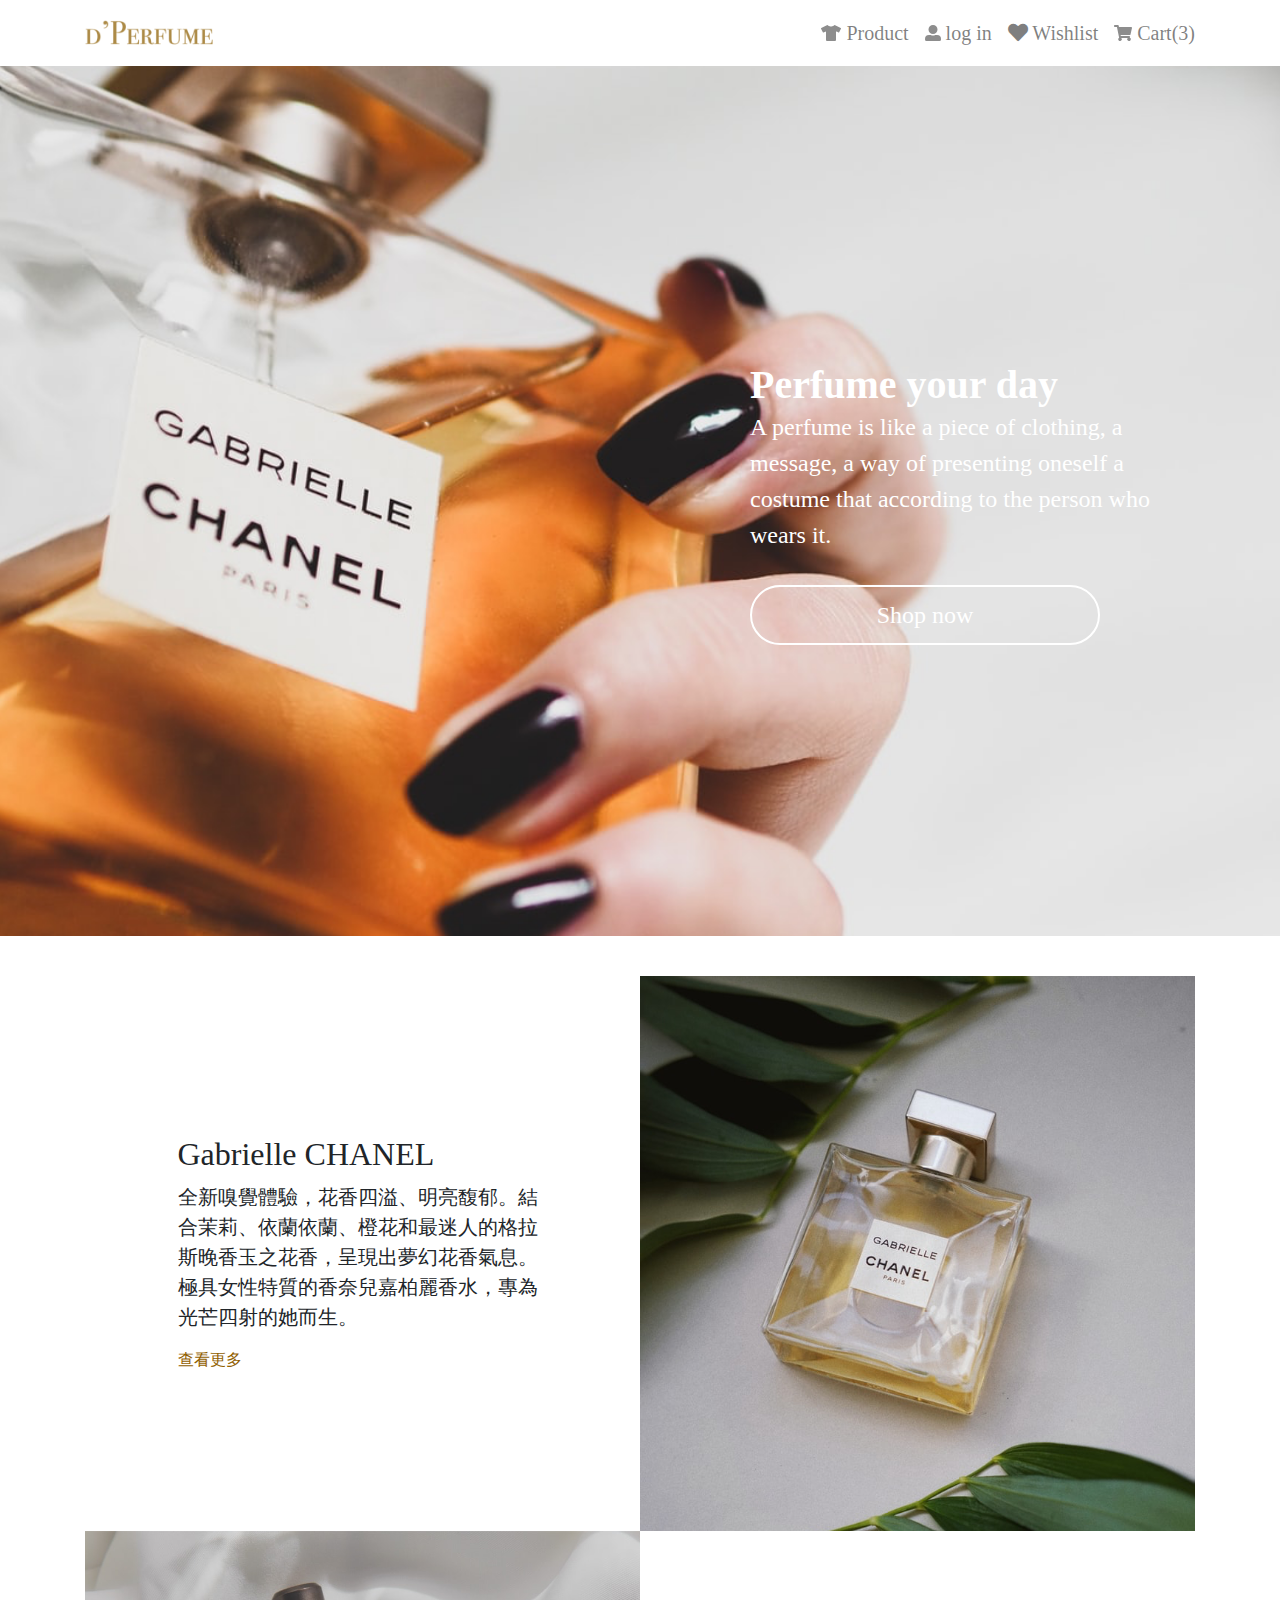
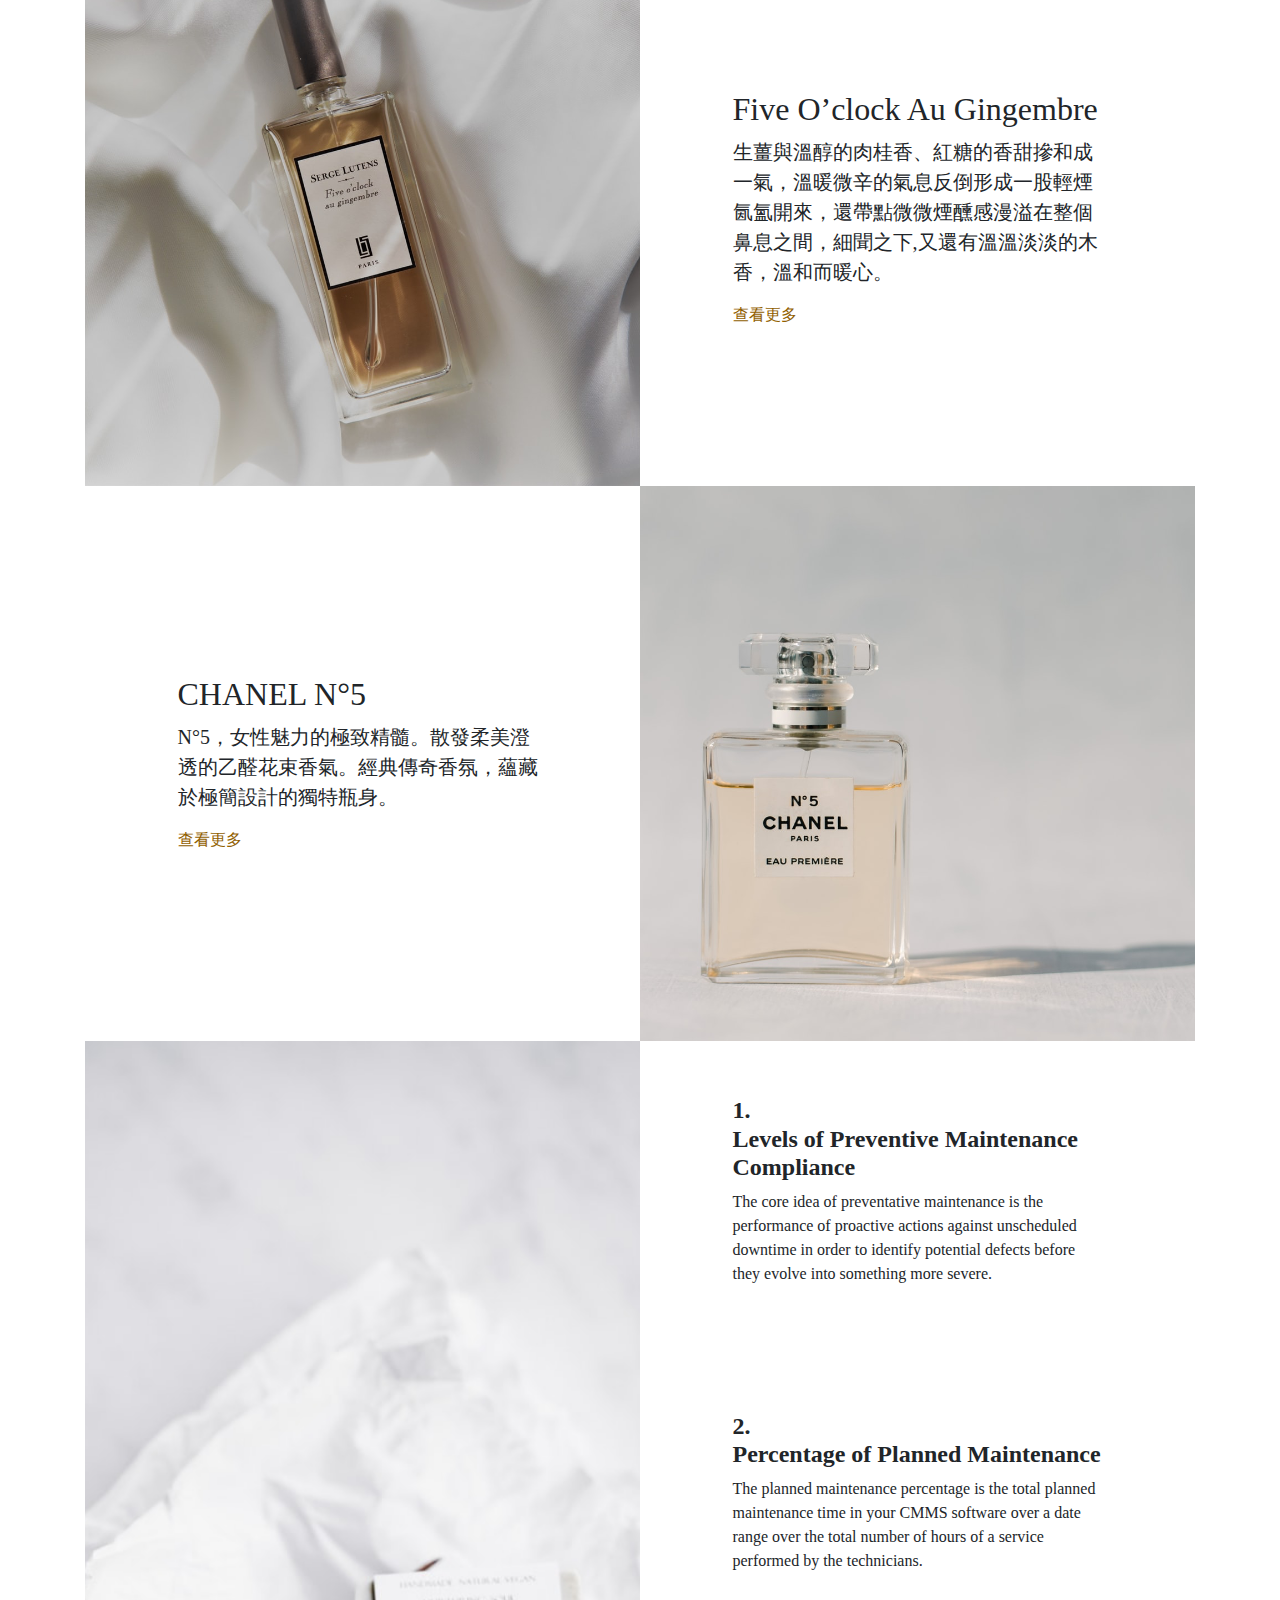
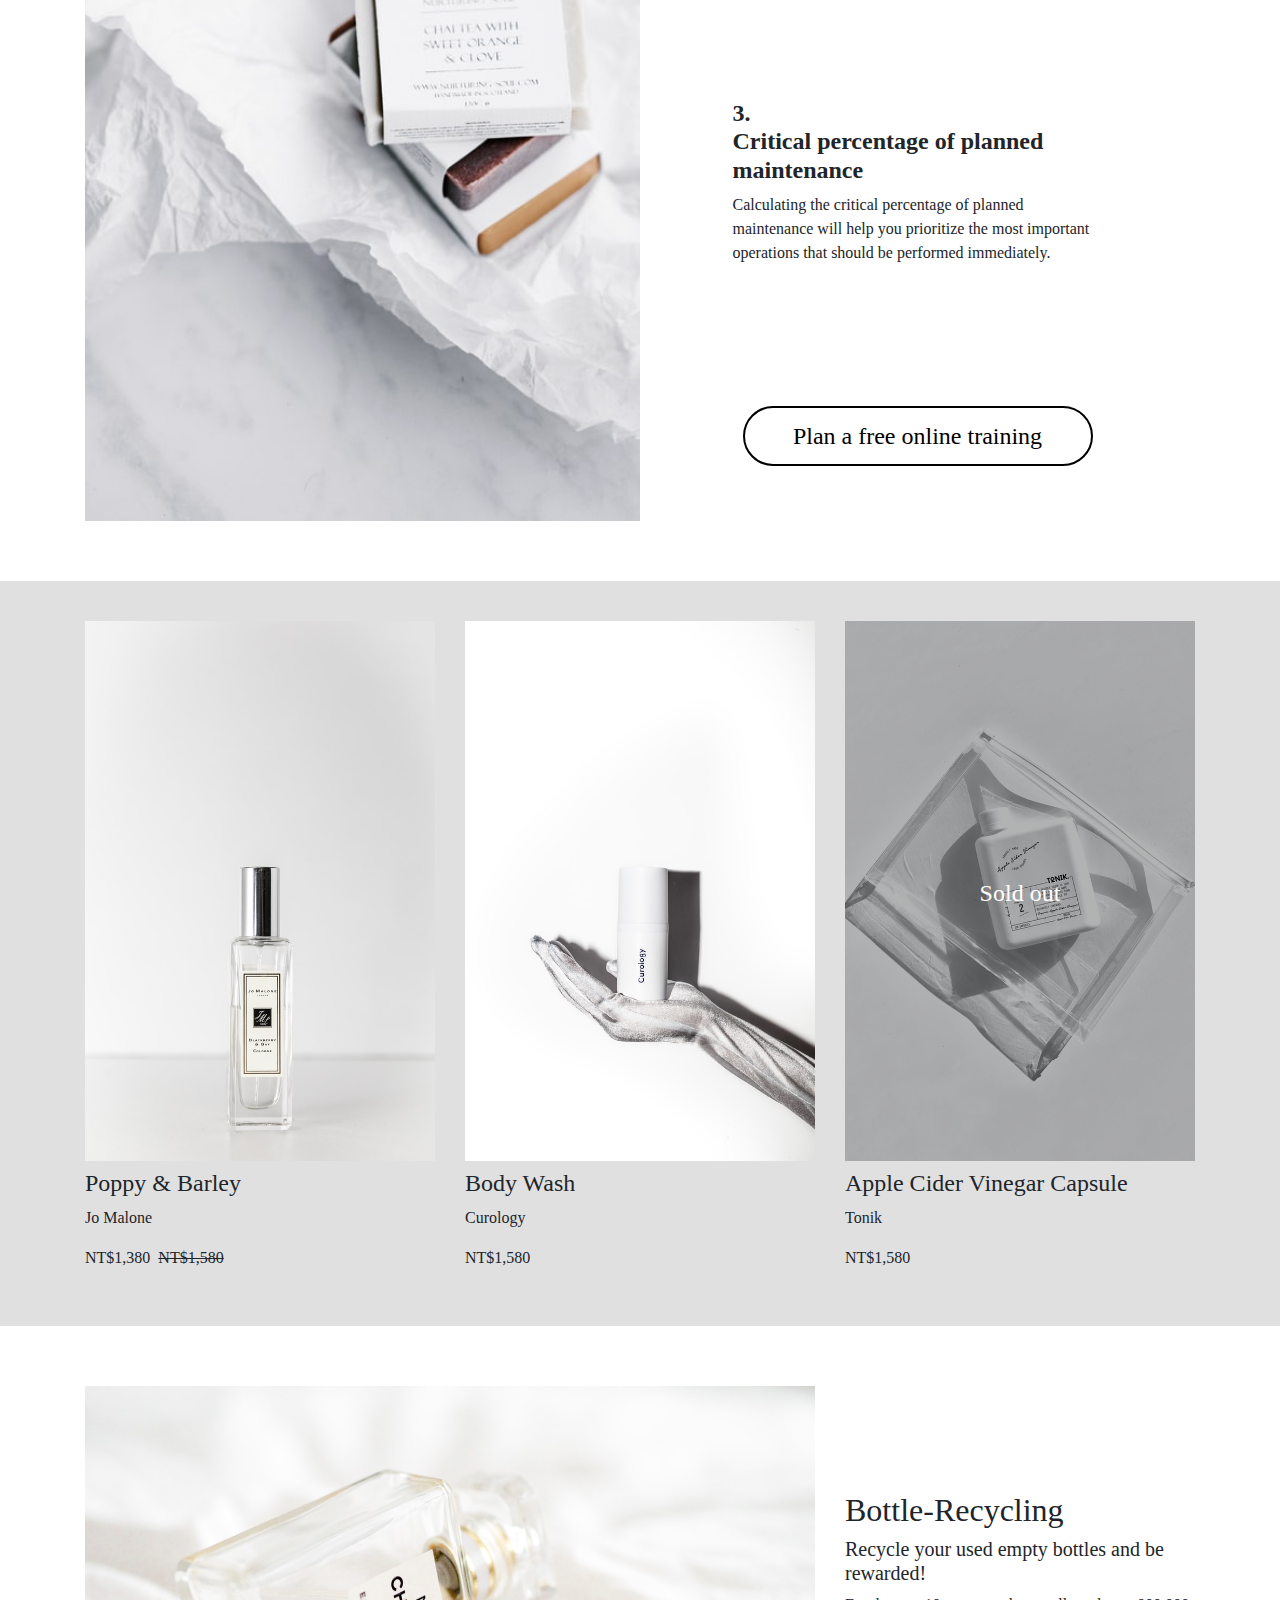
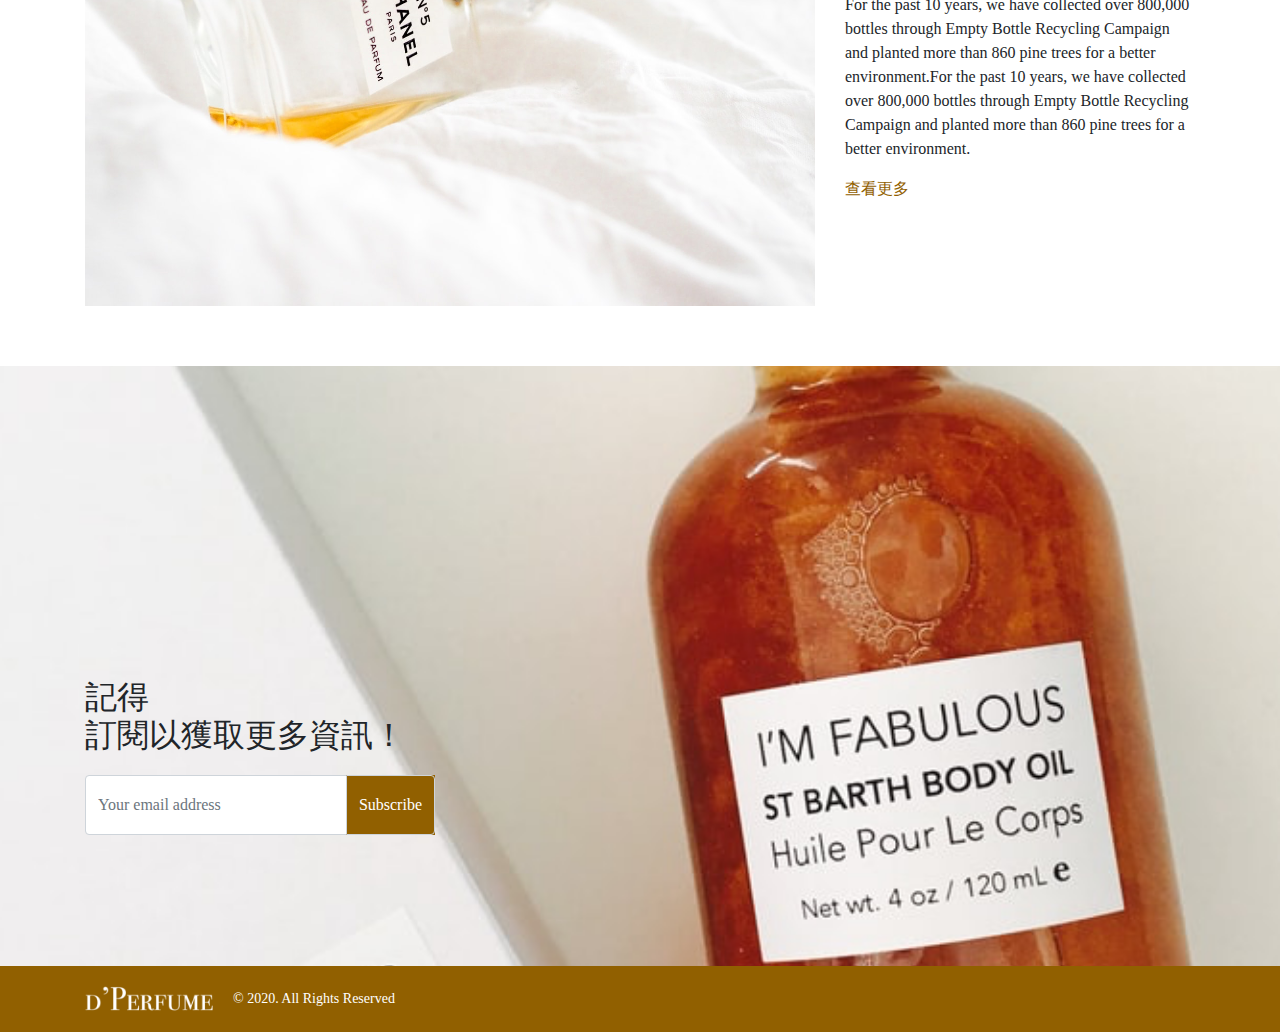
<file: index.html>
<!DOCTYPE html>
<html lang="en">

<head>
  <meta charset="UTF-8" />
  <meta name="viewport" content="width=device-width, initial-scale=1.0" />
  <link rel="stylesheet" href="https://cdnjs.cloudflare.com/ajax/libs/font-awesome/5.14.0/css/all.min.css">
  <link rel="stylesheet" href="./css/main.css" />
  <title>d’Perfume</title>
</head>

<body>
  <!-- Navbar  Start-->
  <div class="container">
    <nav class="navbar navbar-expand-lg navbar-light bg-light">
      <a class="navbar-brand" href="./index.html">
        <img src="./asset/d’Perfume.png" alt="">
      </a>
      <button class="navbar-toggler" type="button" data-toggle="collapse" data-target="#navbarNav"
        aria-controls="navbarNav" aria-expanded="false" aria-label="Toggle navigation">
        <span class="navbar-toggler-icon"></span>
      </button>
      <div class="collapse navbar-collapse justify-content-end" id="navbarNav">
        <ul class="navbar-nav">
          <li class="nav-item">
            <a class="nav-link" href="./productList.html">
              <img src="./asset/tshirt.svg" alt=""> Product</a>
          </li>
          <li class="nav-item">
            <a class="nav-link" href="./login.html"><img src="./asset/user-alt.svg" alt=""> log in</a>
          </li>
          <li class="nav-item">
            <a class="nav-link" href="#"><i class="fas fa-heart"></i> Wishlist</a>
          </li>
          <li class="nav-item">
            <a class="nav-link pr-0" href="#"><img src="./asset/shopping-cart.svg" alt=""> Cart(3)</a>
          </li>
        </ul>
      </div>
    </nav>
  </div>
  <!-- Navbar End -->

  <!-- Jumbotron Start -->
  <div class="jumbotron jumbotron-fluid mb-5">
    <div class="container">
      <div class="row">
        <div class="col-lg-5 offset-lg-7 jumbotronSlogan">
          <h1>Perfume your day</h1>
          <p>A perfume is like a piece of clothing, a message, a way of presenting oneself a costume that
            according to the person who wears it.</p>
          <a href="./productList.html"><button type="button" class="btn btn-primary btn-lg">Shop now</button></a>

        </div>
      </div>
    </div>
  </div>
  <!-- Jumbotron End -->

  <!-- content Start -->
  <div class="container item">
    <!-- item1 Start-->
    <div class="container">
      <div class="row flex-lg-row-reverse">
        <div class="col-12 col-lg-6 itemImg">
          <img src="./asset/item1.png" alt="">
        </div>
        <div class="col-12 col-lg-6 itemDescribe">
          <div class="row justify-content-lg-center align-items-lg-center">
            <div class="col-lg-8 p-0">
              <h1 class='title'>Gabrielle CHANEL</h1>
              <p class='text'>全新嗅覺體驗，花香四溢、明亮馥郁。結合茉莉、依蘭依蘭、橙花和最迷人的格拉斯晚香玉之花香，呈現出夢幻花香氣息。 極具女性特質的香奈兒嘉柏麗香水，專為光芒四射的她而生。</p>
              <a class='link' href="">查看更多</a>
            </div>
          </div>
        </div>

      </div>
    </div>
    <!-- item1 End-->
    <!-- item2 Start-->
    <div class="container">
      <div class="row flex-row flex-row">
        <div class="col-lg-6 itemImg"><img src="./asset/item2.png" alt=""></div>
        <div class="col-lg-6  itemDescribe">
          <div class="row justify-content-lg-center align-items-lg-center">
            <div class="col-lg-8 p-0">
              <h1 class='title'>Five O’clock Au Gingembre</h1>
              <p class='text'>生薑與溫醇的肉桂香、紅糖的香甜摻和成一氣，溫暖微辛的氣息反倒形成一股輕煙氤氳開來，還帶點微微煙醺感漫溢在整個鼻息之間，細聞之下,又還有溫溫淡淡的木香，溫和而暖心。</p>
              <a class='link' href="">查看更多</a>
            </div>
          </div>
        </div>
      </div>
    </div>
    <!-- item2 End-->
    <!-- item3 Start-->
    <div class="container">
      <div class="row flex-lg-row-reverse">
        <div class="col-lg-6 itemImg"><img src="./asset/item3.png" alt=""></div>
        <div class="col-lg-6 itemDescribe">
          <div class="row justify-content-lg-center align-items-lg-center">
            <div class="col-lg-8 p-0">
              <h1 class='title'>CHANEL N°5</h1>
              <p class='text'>N°5，女性魅力的極致精髓。散發柔美澄透的乙醛花束香氣。經典傳奇香氛，蘊藏於極簡設計的獨特瓶身。</p>
              <a class='link' href="">查看更多</a>
            </div>
          </div>
        </div>

      </div>
    </div>
    <!-- item3 End-->
    <!-- item4 Start-->
    <div class="container">
      <div class="row flex-row flex-lg-row ">

        <div class="col-12 col-lg-6 itemImg"><img src="./asset/item4.png" alt=""></div>

        <div class="col-lg-6 itemDescribe  flex-column flex-lg-column justify-content-lg-around align-items-lg-center">
          <!-- Card1 -->
          <div class="row justify-content-lg-center align-items-lg-center">
            <div class="col-12 col-lg-8 p-0">
              <h4>1. <br>Levels of Preventive Maintenance Compliance</h4>
              <p>The core idea of preventative maintenance is the performance of proactive actions against unscheduled
                downtime in order to identify potential defects before they evolve into something more severe.</p>
            </div>
          </div>
          <!-- Card1 -->
          <!-- Card2 -->
          <div class="row justify-content-lg-center align-items-lg-center">
            <div class="col-12 col-lg-8 p-0">
              <h4>2. <br>Percentage of Planned Maintenance</h4>
              <p>The planned maintenance percentage is the total planned maintenance time in your CMMS software over a
                date range over the total number of hours of a service performed by the technicians.</p>
            </div>
          </div>
          <!-- Card2 -->
          <!-- Card3 -->
          <div class="row justify-content-lg-center align-items-lg-center">
            <div class="col-12 col-lg-8 p-0">
              <h4>3. <br>Critical percentage of planned maintenance</h4>
              <p>Calculating the critical percentage of planned maintenance will help you prioritize the most important
                operations that should be performed immediately.</p>
            </div>
          </div>
          <!-- Card3 -->
          <div class="row justify-content-lg-start align-items-lg-center">
            <div class="col-12 col-lg-12 p-0">
              <button type="button" class="btn btn-primary btn-lg  ">Plan a free online training</button>
            </div>
          </div>
        </div>
      </div>
    </div>
    <!-- item4 End-->
  </div>
  <!-- content End -->

  <!-- productClass  start -->
  <div class="container-fluid p-0 productClass">
    <div class="container p-0">
      <div class="row productClass">

        <div class="col-12 col-lg-4 mb-2 mt-lg-5 mb-lg-5">
          <img src="./asset/p1.png" alt="">
          <h4 class='mt-2'>Poppy & Barley</h4>
          <p>Jo Malone</p>
          <div class="price">
            <p>NT$1,380</p>
            <span>NT$1,580</span>
          </div>
        </div>

        <div class="col-12 col-lg-4 mb-2 mt-lg-5 mb-lg-5">
          <img src="./asset/p2.png" alt="">
          <h4 class='mt-2'>Body Wash</h4>
          <p>Curology</p>
          <p>NT$1,580</p>
        </div>

        <div class="col-12 col-lg-4 mb-2 mt-lg-5 mb-lg-5">
          <img src="./asset/p3.png" alt="">
          <div class="mask">
            <img src="./asset/p3-1.svg" alt="">
          </div>
          <h4 class='mt-2'>Apple Cider Vinegar Capsule</h4>
          <p>Tonik</p>
          <p>NT$1,580</p>
        </div>

      </div>
    </div>
    <!-- productClass  End -->
  </div>
  <!-- productClass  End -->

  <!-- Recycle Start -->
  <div class="container recycle">
    <div class="row  justify-content-lg-center align-items-lg-center">
      <div class="col-12 col-lg-8">
        <img src="./asset/recycle.png" alt="">
      </div>
      <div class="col-lg-4">
        <h2>
          Bottle-Recycling
        </h2>
        <h5>
          Recycle your used empty bottles and be rewarded!
        </h5>
        <p>
          For the past 10 years, we have collected over 800,000 bottles through Empty Bottle Recycling Campaign and
          planted more than 860 pine trees for a better environment.For the past 10 years, we have collected over
          800,000 bottles through Empty Bottle Recycling Campaign and planted more than 860 pine trees for a better
          environment.
        </p>
        <a href="">查看更多</a>
      </div>
    </div>

  </div>
  <!-- Recycle End-->

  <!-- Meaage Start -->
  <div class="container-fluid mt-5 mt-lg-6 message ">
    <div class="container">
      <div class="row">
        <div class="col-lg-4 mt-312">
          <h2>記得<br>訂閱以獲取更多資訊！</h2>
          <div class="input-group mb-3 mt-3">
            <input type="text" class="form-control " placeholder="Your email address" aria-label="Recipient's username"
              aria-describedby="basic-addon2">
            <div class="input-group-append">
              <span class="input-group-text" id="basic-addon2">Subscribe</span>
            </div>
          </div>
        </div>
      </div>
    </div>
  </div>
  <!-- Meaage End -->

  <!-- Footer Start -->
  <div class="container-fluid footer">
    <div class="container">
      <nav class="navbar">
        <div class="left">
          <a class="navbar-brand" href="#">
            <img src="./asset/d’Perfumew.png" alt="">
          </a>
          <span class='poa'>© 2020. All Rights Reserved</span>
        </div>

        <ul class="nav d-none">
          <li class="nav-item d-flex">
            <a class="nav-link" href="#">Product</a>
          </li>
          <li class="nav-item">
            <a class="nav-link" href="#">Blog</a>
          </li>
          <li class="nav-item">
            <a class="nav-link" href="#">Contact</a>
          </li>
        </ul>
      </nav>
    </div>
  </div>
  <!-- Footer End -->
  <script src="https://code.jquery.com/jquery-3.5.1.slim.min.js"></script>
  <script src="https://cdn.jsdelivr.net/npm/popper.js@1.16.1/dist/umd/popper.min.js"></script>
  <script src="https://stackpath.bootstrapcdn.com/bootstrap/4.5.2/js/bootstrap.min.js"></script>
</body>

</html>
</file>
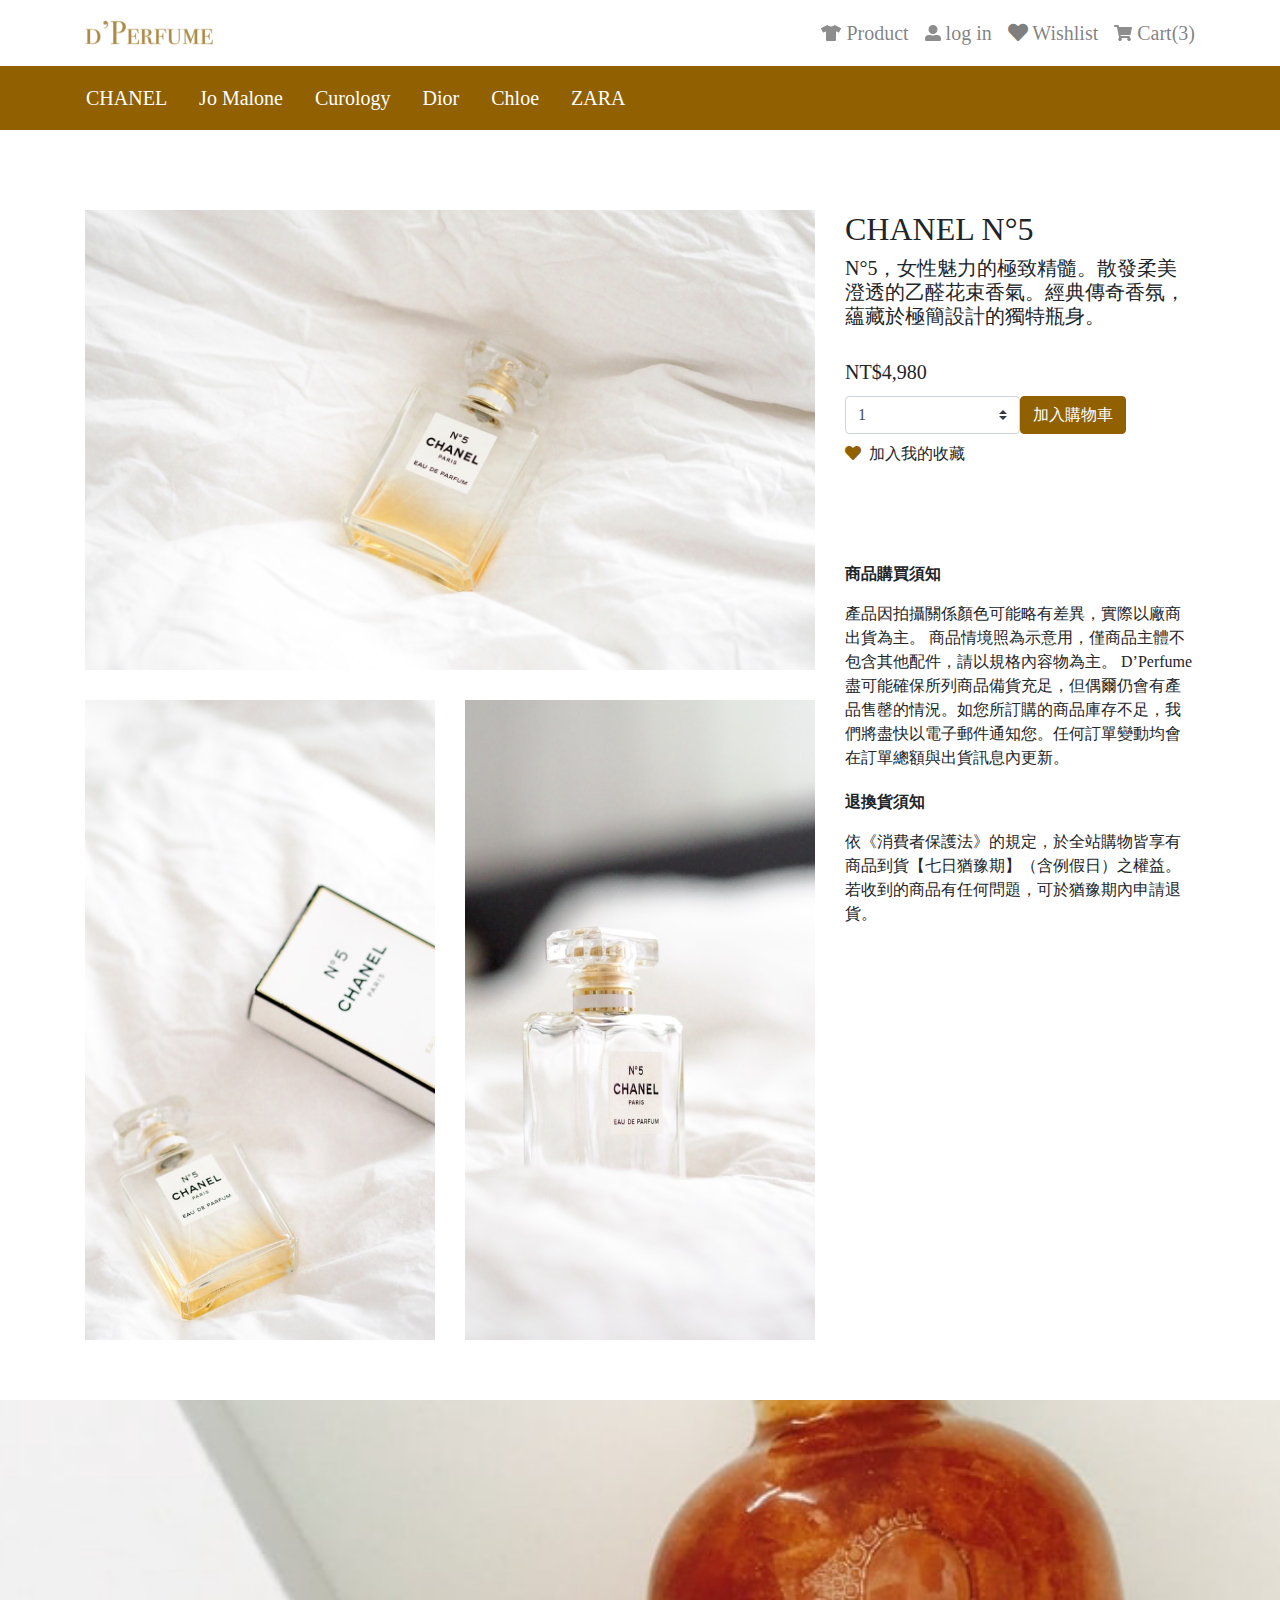
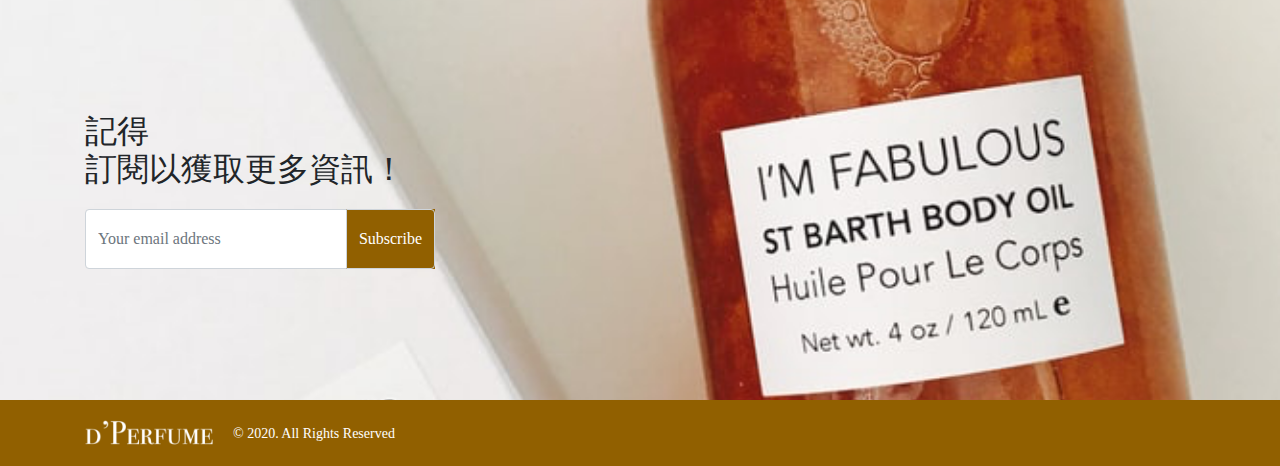
<file: innerPage.html>
<!DOCTYPE html>
<html lang="en">

<head>
    <meta charset="UTF-8">
    <meta name="viewport" content="width=device-width, initial-scale=1.0">
    <link rel="stylesheet" href="https://cdnjs.cloudflare.com/ajax/libs/font-awesome/5.14.0/css/all.min.css">
    <link rel="stylesheet" href="./css/innerPage.css">
    <title>innerPage</title>
</head>

<body>
    <!-- Navbar  Start-->
    <div class="container">
        <nav class="navbar navbar-expand-lg navbar-light bg-light">
            <a class="navbar-brand" href="./index.html">
                <img src="./asset/d’Perfume.png" alt="">
            </a>
            <button class="navbar-toggler" type="button" data-toggle="collapse" data-target="#navbarNav"
                aria-controls="navbarNav" aria-expanded="false" aria-label="Toggle navigation">
                <span class="navbar-toggler-icon"></span>
            </button>
            <div class="collapse navbar-collapse justify-content-end" id="navbarNav">
                <ul class="navbar-nav">
                    <li class="nav-item">
                        <a class="nav-link" href="./productList.html">
                            <img src="./asset/tshirt.svg" alt=""> Product</a>
                    </li>
                    <li class="nav-item">
                        <a class="nav-link" href="./login.html"><img src="./asset/user-alt.svg" alt=""> log in</a>
                    </li>
                    <li class="nav-item">
                        <a class="nav-link" href="#"><i class="fas fa-heart"></i> Wishlist</a>
                    </li>
                    <li class="nav-item">
                        <a class="nav-link pr-0" href="#"><img src="./asset/shopping-cart.svg" alt=""> Cart(3)</a>
                    </li>
                </ul>
            </div>
        </nav>
    </div>
    <!-- Navbar End -->
    <!-- Second navbar Start -->
    <div class="container-fluid footer d-none d-lg-block">
        <div class="container p-0">
            <nav class="navbar">
                <ul class="nav">
                    <li class="nav-item d-flex">
                        <a class="nav-link" href="#">CHANEL</a>
                    </li>
                    <li class="nav-item">
                        <a class="nav-link" href="#">Jo Malone</a>
                    </li>
                    <li class="nav-item">
                        <a class="nav-link" href="#">Curology</a>
                    </li>
                    <li class="nav-item">
                        <a class="nav-link" href="#">Dior</a>
                    </li>
                    <li class="nav-item">
                        <a class="nav-link" href="#">Chloe</a>
                    </li>
                    <li class="nav-item">
                        <a class="nav-link" href="#">ZARA</a>
                    </li>
                </ul>
            </nav>
        </div>
    </div>
    <!-- Second navbar Start End -->
    <div class="container">
        <div class="row">
            <div class="col-lg-8">
                <div class="row">
                    <div class="col-lg-12 mt-2 mt-lg-7">
                        <img src="./asset/inpage1.png" alt="" class="inpage">
                    </div>
                </div>
                <div class="row mt-30">
                    <div class="col-lg-6">
                        <img src="./asset/inpage2.png" alt="" class="inpage">
                    </div>
                    <div class="col-lg-6 mt-30 mt-lg-0">
                        <img src="./asset/inpage3.png" alt="" class="inpage">
                    </div>
                </div>
            </div>
            <div class="col-lg-4 mt-3 mt-lg-7">
                <h2>CHANEL N°5</h2>
                <h5>N°5，女性魅力的極致精髓。散發柔美澄透的乙醛花束香氣。經典傳奇香氛，蘊藏於極簡設計的獨特瓶身。</h5>
                <h5 class='mt-32'>NT$4,980</h5>
                <div class="row mt-12">
                    <div class="col-lg-12 d-flex align-items-lg-center">
                        <select class="custom-select">
                            <option value="1">1</option>
                            <option value="2">2</option>
                            <option value="3">3</option>
                        </select>
                        <!-- button trigger  Start-->
                        <button type="button" class="btn btn-primary" data-toggle="modal" data-target="#shopCart">
                            加入購物車
                        </button>
                        <!-- button trigger  End-->
                        <!-- message popup Start -->
                        <div class="modal fade " id="shopCart" tabindex="-1" aria-labelledby="exampleModalLabel"
                            aria-hidden="true">
                            <div class="modal-dialog d-flex justify-content-center align-items-center w-100 h-90">
                                <div class="modal-content">
                                    <div class="modal-body d-flex justify-content-center">
                                        已加入購物車
                                    </div>
                                </div>
                            </div>
                        </div>
                        <!-- message popup End -->
                    </div>
                </div>

                <div class="icon d-flex mt-8">
                    <p><i class="fas fa-heart"></i></p>
                    <p class="ml-2 cursor" data-toggle="modal" data-target="#collect">加入我的收藏
                    </p>
                    <!-- message popup Start -->
                    <div class="modal fade " id="collect" tabindex="-1" aria-labelledby="exampleModalLabel"
                        aria-hidden="true">
                        <div class="modal-dialog d-flex justify-content-center align-items-center w-100 h-90">
                            <div class="modal-content">
                                <div class="modal-body d-flex justify-content-center">
                                    已加入我的收藏
                                </div>
                            </div>
                        </div>
                    </div>
                    <!-- message popup End -->
                </div>
                <p class='mt-3 mt-lg-7 font-weight-bold'>商品購買須知</p>
                <p class='mt-8'>產品因拍攝關係顏色可能略有差異，實際以廠商出貨為主。 商品情境照為示意用，僅商品主體不包含其他配件，請以規格內容物為主。 D’Perfume
                    盡可能確保所列商品備貨充足，但偶爾仍會有產品售罄的情況。如您所訂購的商品庫存不足，我們將盡快以電子郵件通知您。任何訂單變動均會在訂單總額與出貨訊息內更新。</p>
                <p class='mt-3 font-weight-bold'>退換貨須知</p>
                <p class='mt-8'>依《消費者保護法》的規定，於全站購物皆享有商品到貨【七日猶豫期】（含例假日）之權益。若收到的商品有任何問題，可於猶豫期內申請退貨。</p>
            </div>
        </div>
    </div>

    <!-- Meaage Start -->
    <div class="container-fluid mt-5 mt-lg-6 message ">
        <div class="container">
            <div class="row">
                <div class="col-lg-4 mt-312">
                    <h2>記得<br>訂閱以獲取更多資訊！</h2>
                    <div class="input-group mb-3 mt-3">
                        <input type="text" class="form-control " placeholder="Your email address"
                            aria-label="Recipient's username" aria-describedby="basic-addon2">
                        <div class="input-group-append">
                            <span class="input-group-text" id="basic-addon2">Subscribe</span>
                        </div>
                    </div>
                </div>
            </div>
        </div>
    </div>
    <!-- Meaage End -->

    <!-- Footer Start -->
    <div class="container-fluid footer">
        <div class="container">
            <nav class="navbar">
                <div class="left">
                    <a class="navbar-brand" href="#">
                        <img src="./asset/d’Perfumew.png" alt="">
                    </a>
                    <span class='poa'>© 2020. All Rights Reserved</span>
                </div>

                <ul class="nav d-none">
                    <li class="nav-item d-flex">
                        <a class="nav-link" href="#">Product</a>
                    </li>
                    <li class="nav-item">
                        <a class="nav-link" href="#">Blog</a>
                    </li>
                    <li class="nav-item">
                        <a class="nav-link" href="#">Contact</a>
                    </li>
                </ul>
            </nav>
        </div>
    </div>
    <!-- Footer End -->


    <script src="https://code.jquery.com/jquery-3.5.1.slim.min.js"
        integrity="sha384-DfXdz2htPH0lsSSs5nCTpuj/zy4C+OGpamoFVy38MVBnE+IbbVYUew+OrCXaRkfj" crossorigin="anonymous">
    </script>
    <script src="https://cdn.jsdelivr.net/npm/popper.js@1.16.1/dist/umd/popper.min.js"
        integrity="sha384-9/reFTGAW83EW2RDu2S0VKaIzap3H66lZH81PoYlFhbGU+6BZp6G7niu735Sk7lN" crossorigin="anonymous">
    </script>
    <script src="https://stackpath.bootstrapcdn.com/bootstrap/4.5.2/js/bootstrap.min.js"
        integrity="sha384-B4gt1jrGC7Jh4AgTPSdUtOBvfO8shuf57BaghqFfPlYxofvL8/KUEfYiJOMMV+rV" crossorigin="anonymous">
    </script>
</body>

</html>
</file>
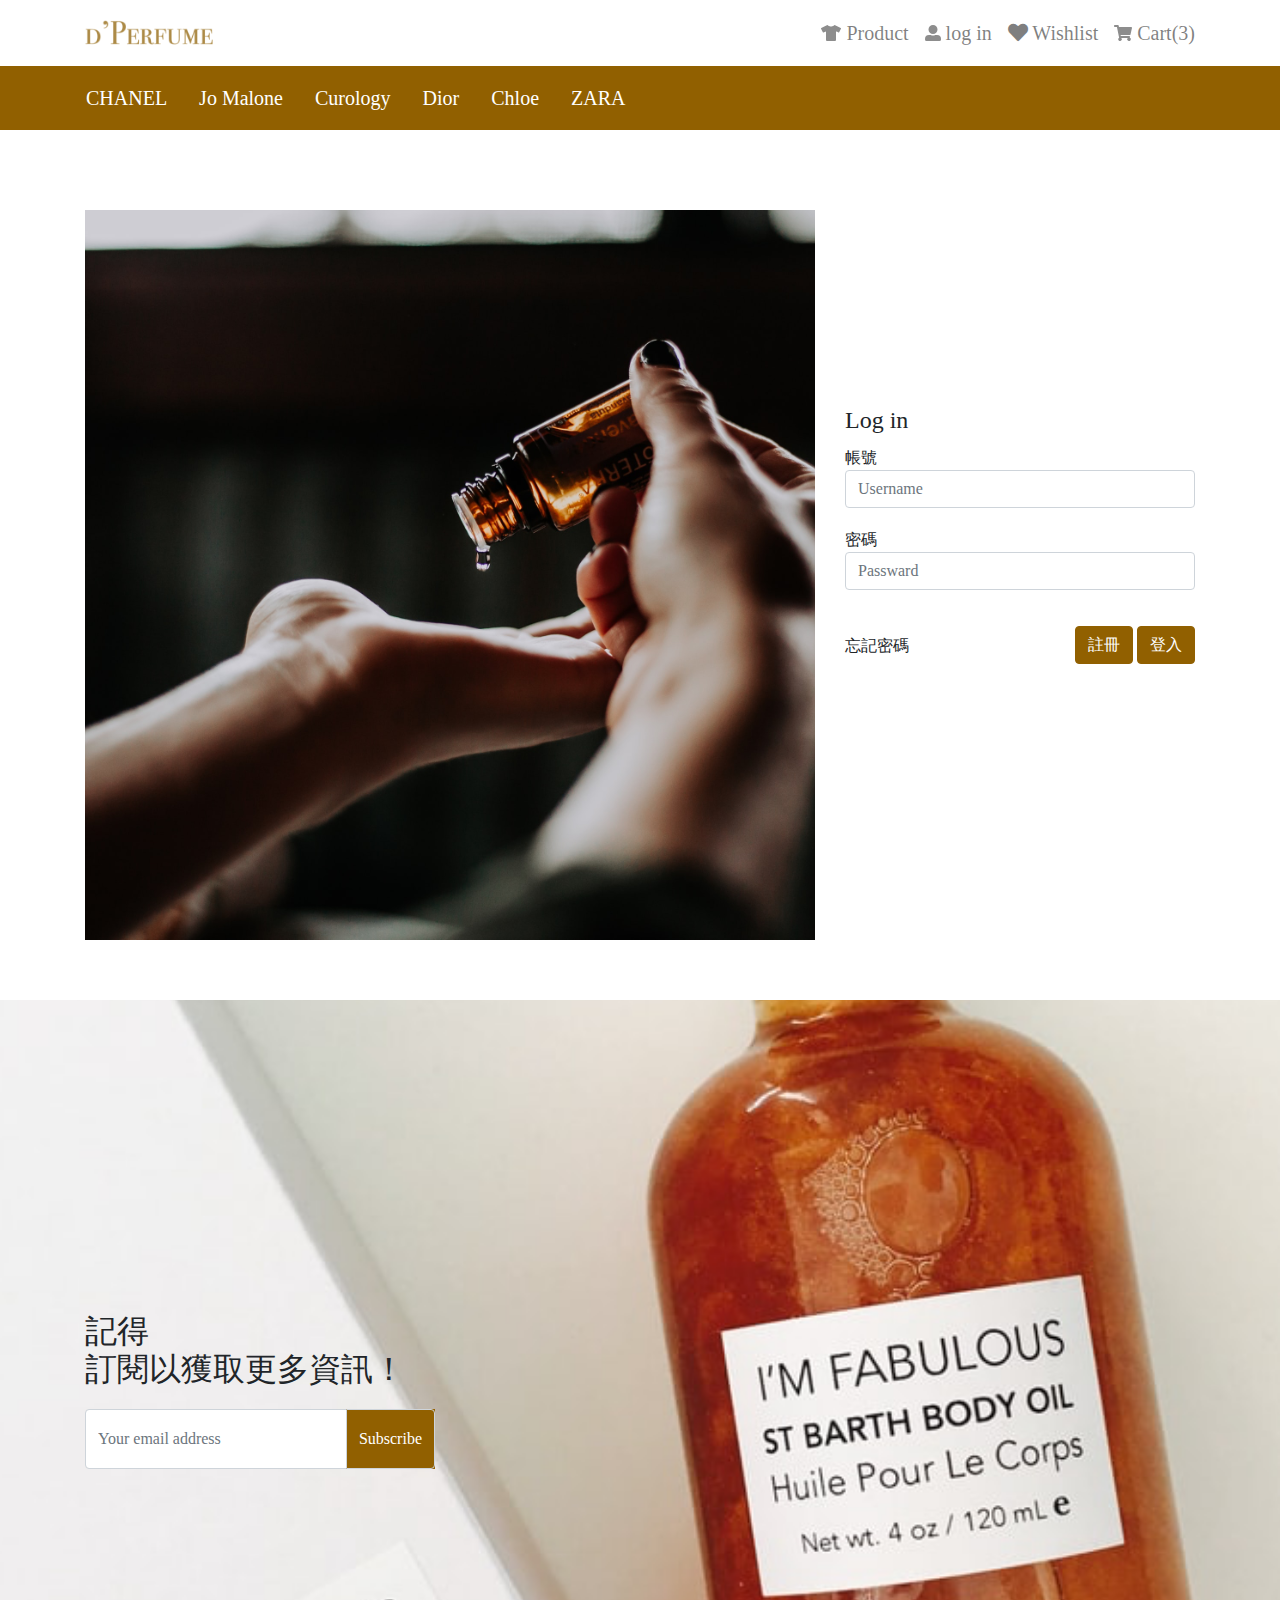
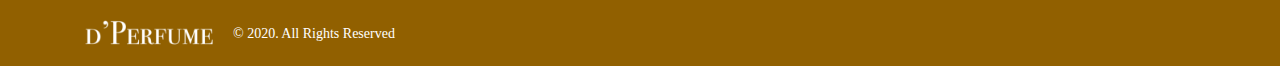
<file: login.html>
<!DOCTYPE html>
<html lang="en">

<head>
    <meta charset="UTF-8">
    <meta name="viewport" content="width=device-width, initial-scale=1.0">
    <link rel="stylesheet" href="https://cdnjs.cloudflare.com/ajax/libs/font-awesome/5.14.0/css/all.min.css">
    <link rel="stylesheet" href="./css/login.css">
    <title>login</title>
</head>

<body>
    <!-- Navbar  Start-->
    <div class="container">
        <nav class="navbar navbar-expand-lg navbar-light bg-light">
            <a class="navbar-brand" href="./index.html">
                <img src="./asset/d’Perfume.png" alt="">
            </a>
            <button class="navbar-toggler" type="button" data-toggle="collapse" data-target="#navbarNav"
                aria-controls="navbarNav" aria-expanded="false" aria-label="Toggle navigation">
                <span class="navbar-toggler-icon"></span>
            </button>
            <div class="collapse navbar-collapse justify-content-end" id="navbarNav">
                <ul class="navbar-nav">
                    <li class="nav-item">
                        <a class="nav-link" href="./productList.html">
                            <img src="./asset/tshirt.svg" alt=""> Product</a>
                    </li>
                    <li class="nav-item">
                        <a class="nav-link" href="./login.html"><img src="./asset/user-alt.svg" alt=""> log in</a>
                    </li>
                    <li class="nav-item">
                        <a class="nav-link" href="#"><i class="fas fa-heart"></i> Wishlist</a>
                    </li>
                    <li class="nav-item">
                        <a class="nav-link pr-0" href="#"><img src="./asset/shopping-cart.svg" alt=""> Cart(3)</a>
                    </li>
                </ul>
            </div>
        </nav>
    </div>
    <!-- Navbar End -->
    <!-- Second navbar Start -->
    <div class="container-fluid footer d-none d-lg-block">
        <div class="container p-0">
            <nav class="navbar">
                <ul class="nav">
                    <li class="nav-item d-flex">
                        <a class="nav-link" href="#">CHANEL</a>
                    </li>
                    <li class="nav-item">
                        <a class="nav-link" href="#">Jo Malone</a>
                    </li>
                    <li class="nav-item">
                        <a class="nav-link" href="#">Curology</a>
                    </li>
                    <li class="nav-item">
                        <a class="nav-link" href="#">Dior</a>
                    </li>
                    <li class="nav-item">
                        <a class="nav-link" href="#">Chloe</a>
                    </li>
                    <li class="nav-item">
                        <a class="nav-link" href="#">ZARA</a>
                    </li>
                </ul>
            </nav>
        </div>
    </div>
    <!-- Second navbar Start End -->
    <div class="container login">
        <div class="row d-flex">
            <div class="col-lg-8 mt-2 mt-lg-7">
                <img src="./asset/login.png" alt="" class="loginPic">
            </div>
            <div class="col-lg-4  mt-3 m-lg-auto">
                <h4>Log in</h4>
                <p class="mt-12 mb-0 ">帳號</p>
                <div class="input-group mb-3">
                    <input type="text" class="form-control" placeholder="Username" aria-label="Username"
                        aria-describedby="basic-addon1">
                </div>
                <p class="mt-3 mb-0">密碼</p>
                <div class="input-group mb-3">
                    <input type="text" class="form-control" placeholder="Passward" aria-label="Username"
                        aria-describedby="basic-addon1">
                </div>
                <div class="passward d-flex mt-36 justify-content-between">
                    <p class='mb-0 lineH mt-2'>忘記密碼</p>
                    <div class="logBtn">
                        <a href="./profile.html"><button type="button" class="btn btn-primary">註冊</button></a>
                        <a href=""><button type="button" class="btn btn-primary">登入</button></a>
                    </div>
                </div>
            </div>
        </div>
    </div>

    <!-- Meaage Start -->
    <div class="container-fluid mt-5 mt-lg-6 message ">
        <div class="container">
            <div class="row">
                <div class="col-lg-4 mt-312">
                    <h2>記得<br>訂閱以獲取更多資訊！</h2>
                    <div class="input-group mb-3 mt-3">
                        <input type="text" class="form-control " placeholder="Your email address"
                            aria-label="Recipient's username" aria-describedby="basic-addon2">
                        <div class="input-group-append">
                            <span class="input-group-text" id="basic-addon2">Subscribe</span>
                        </div>
                    </div>
                </div>
            </div>
        </div>
    </div>
    <!-- Meaage End -->

    <!-- Footer Start -->
    <div class="container-fluid footer">
        <div class="container">
            <nav class="navbar">
                <div class="left">
                    <a class="navbar-brand" href="#">
                        <img src="./asset/d’Perfumew.png" alt="">
                    </a>
                    <span class='poa'>© 2020. All Rights Reserved</span>
                </div>

                <ul class="nav d-none">
                    <li class="nav-item d-flex">
                        <a class="nav-link" href="#">Product</a>
                    </li>
                    <li class="nav-item">
                        <a class="nav-link" href="#">Blog</a>
                    </li>
                    <li class="nav-item">
                        <a class="nav-link" href="#">Contact</a>
                    </li>
                </ul>
            </nav>
        </div>
    </div>
    <!-- Footer End -->
    <script src="https://code.jquery.com/jquery-3.5.1.slim.min.js"
        integrity="sha384-DfXdz2htPH0lsSSs5nCTpuj/zy4C+OGpamoFVy38MVBnE+IbbVYUew+OrCXaRkfj" crossorigin="anonymous">
    </script>
    <script src="https://cdn.jsdelivr.net/npm/popper.js@1.16.1/dist/umd/popper.min.js"
        integrity="sha384-9/reFTGAW83EW2RDu2S0VKaIzap3H66lZH81PoYlFhbGU+6BZp6G7niu735Sk7lN" crossorigin="anonymous">
    </script>
    <script src="https://stackpath.bootstrapcdn.com/bootstrap/4.5.2/js/bootstrap.min.js"
        integrity="sha384-B4gt1jrGC7Jh4AgTPSdUtOBvfO8shuf57BaghqFfPlYxofvL8/KUEfYiJOMMV+rV" crossorigin="anonymous">
    </script>
</body>

</html>
</file>
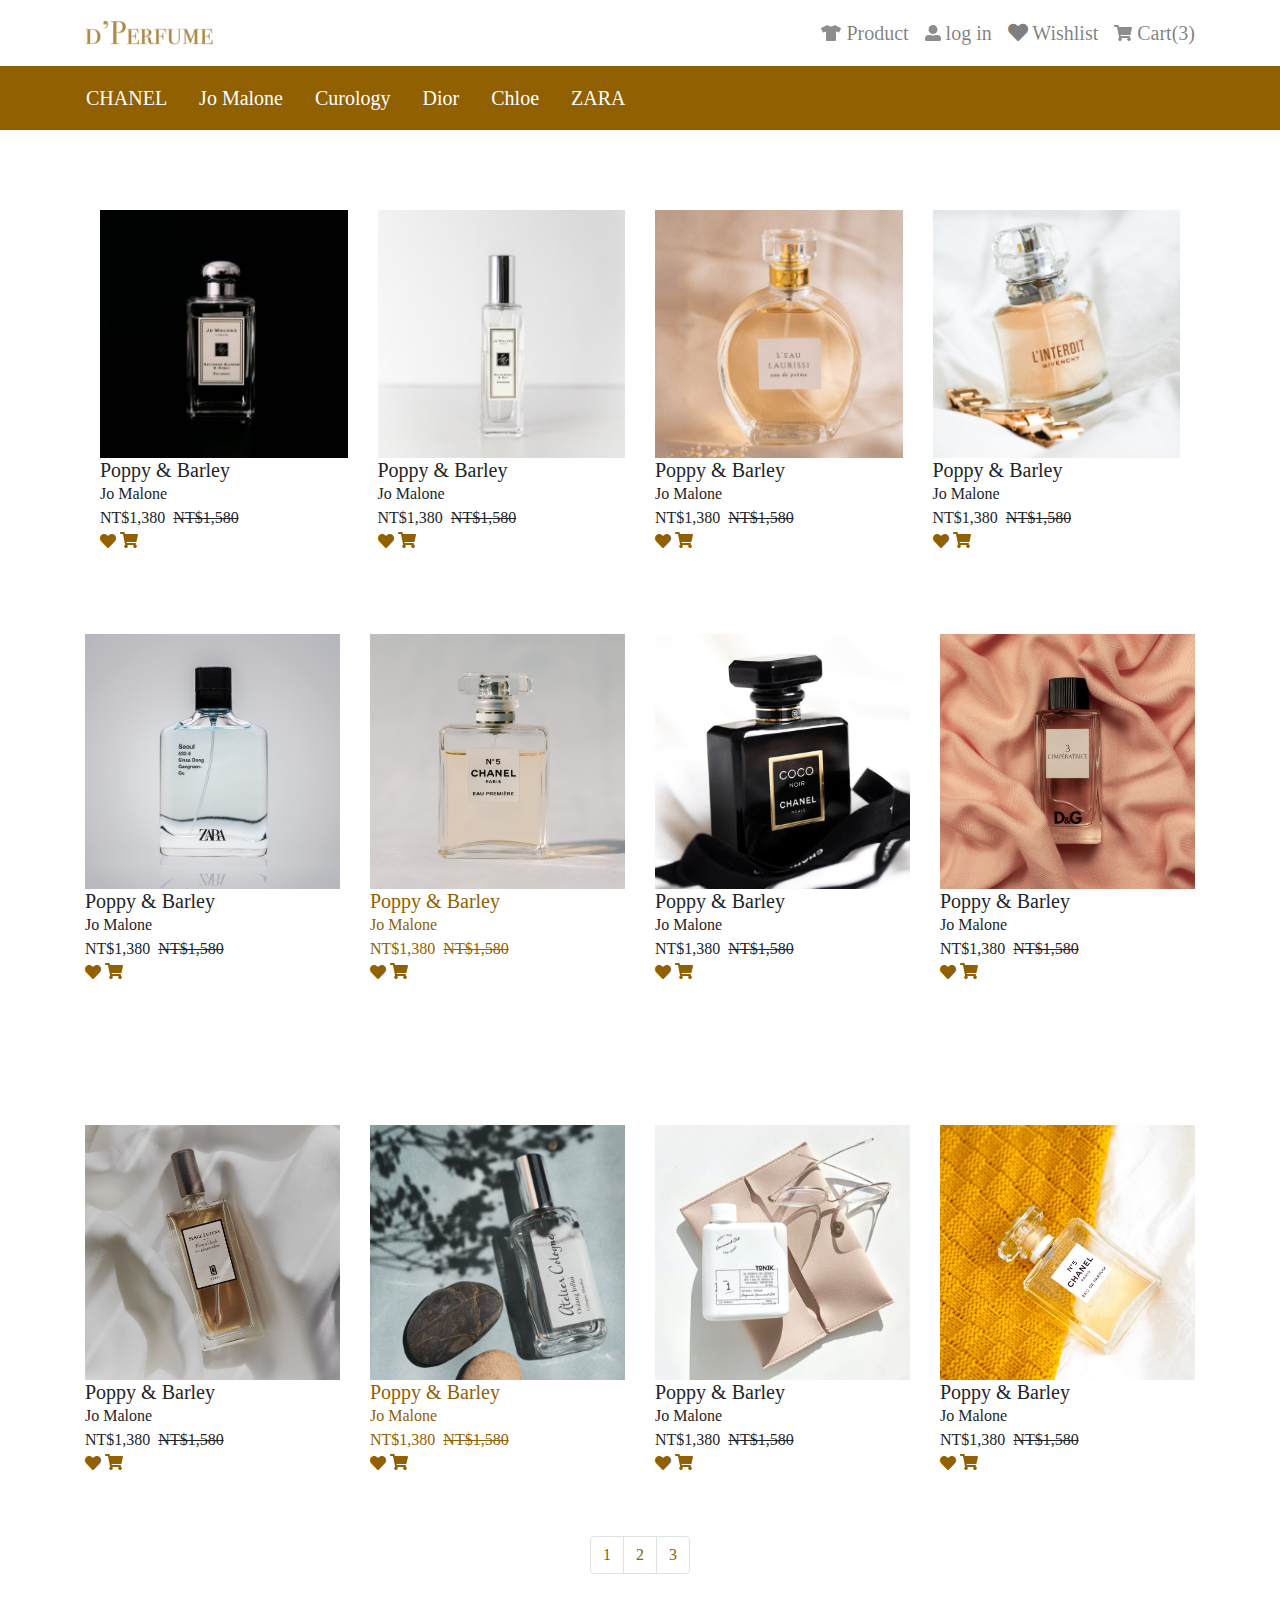
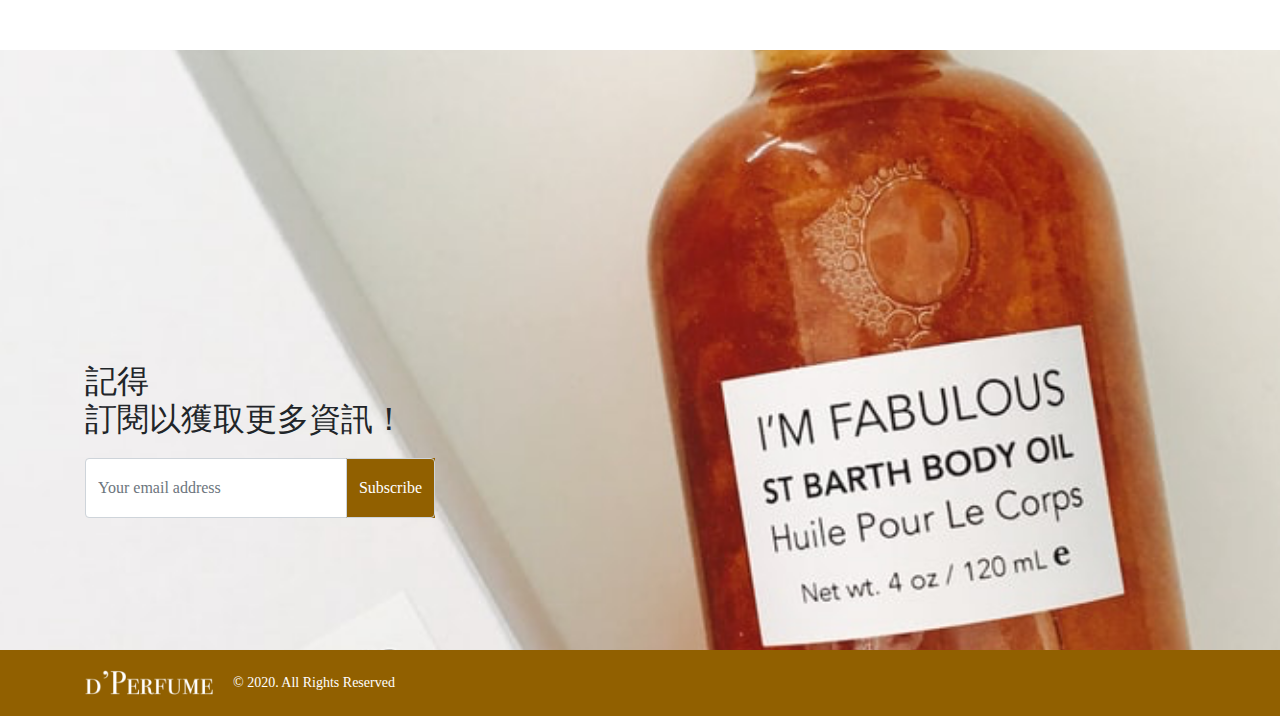
<file: productList.html>
<!DOCTYPE html>
<html lang="en">

<head>
    <meta charset="UTF-8">
    <meta name="viewport" content="width=device-width, initial-scale=1.0">
    <link rel="stylesheet" href="https://cdnjs.cloudflare.com/ajax/libs/font-awesome/5.14.0/css/all.min.css">
    <link rel="stylesheet" href="./css/productList.css">
    <title>productList</title>
</head>

<body>
    <!-- Navbar  Start-->
    <div class="container">
        <nav class="navbar navbar-expand-lg navbar-light bg-light">
            <a class="navbar-brand" href="./index.html">
                <img src="./asset/d’Perfume.png" alt="">
            </a>
            <button class="navbar-toggler" type="button" data-toggle="collapse" data-target="#navbarNav"
                aria-controls="navbarNav" aria-expanded="false" aria-label="Toggle navigation">
                <span class="navbar-toggler-icon"></span>
            </button>
            <div class="collapse navbar-collapse justify-content-end" id="navbarNav">
                <ul class="navbar-nav">
                    <li class="nav-item">
                        <a class="nav-link" href="./productList.html">
                            <img src="./asset/tshirt.svg" alt=""> Product</a>
                    </li>
                    <li class="nav-item">
                        <a class="nav-link" href="./login.html"><img src="./asset/user-alt.svg" alt=""> log in</a>
                    </li>
                    <li class="nav-item">
                        <a class="nav-link" href="#"><i class="fas fa-heart"></i> Wishlist</a>
                    </li>
                    <li class="nav-item">
                        <a class="nav-link pr-0" href="#"><img src="./asset/shopping-cart.svg" alt=""> Cart(3)</a>
                    </li>
                </ul>
            </div>
        </nav>
    </div>
    <!-- Navbar End -->
    <!-- Second navbar Start -->
    <div class="container-fluid footer d-none d-lg-block">
        <div class="container p-0">
            <nav class="navbar">
                <ul class="nav">
                    <li class="nav-item d-flex">
                        <a class="nav-link" href="#">CHANEL</a>
                    </li>
                    <li class="nav-item">
                        <a class="nav-link" href="#">Jo Malone</a>
                    </li>
                    <li class="nav-item">
                        <a class="nav-link" href="#">Curology</a>
                    </li>
                    <li class="nav-item">
                        <a class="nav-link" href="#">Dior</a>
                    </li>
                    <li class="nav-item">
                        <a class="nav-link" href="#">Chloe</a>
                    </li>
                    <li class="nav-item">
                        <a class="nav-link" href="#">ZARA</a>
                    </li>


                </ul>
            </nav>
        </div>
    </div>
    <!-- Second navbar Start End -->

    <!-- prouduct Start -->
    <div class="container prouduct">
        <!-- one row Start -->
        <div class="row">
            <div class="col-lg-6 d-flex pr-lg-0">
                <!-- prouduct1 Start -->
                <div class="col-6 col-lg-6 mt-7">
                    <img src="./asset/innerp1.png" alt="" class="innerPic">
                    <h5 class='m-0'>Poppy & Barley</h5>
                    <p class='m-0'>Jo Malone</p>
                    <div class="price">
                        <p class='m-0'>NT$1,380</p>
                        <span>NT$1,580</span>
                    </div>
                    <div class="icon">
                        <a href=""><i class="fas fa-heart"></i></a>
                        <a href=""><img src="./asset/shopping-cart-gold.svg" alt=""></a>
                    </div>
                </div>
                <!-- prouduct1  End-->
                <!-- prouduct2 Start -->
                <div class="col-6 col-lg-6 mt-7">
                    <img src="./asset/innerp2.png" alt="" class="innerPic">
                    <h5 class='m-0'>Poppy & Barley</h5>
                    <p class='m-0'>Jo Malone</p>
                    <div class="price">
                        <p class='m-0'>NT$1,380</p>
                        <span>NT$1,580</span>
                    </div>
                    <div class="icon">
                        <a href=""><i class="fas fa-heart"></i></a>
                        <a href=""><img src="./asset/shopping-cart-gold.svg" alt=""></a>
                    </div>
                </div>
                <!-- prouduct2  End-->
            </div>
            <div class="col-lg-6 d-flex pl-lg-0">
                <!-- prouduct3 Start -->
                <div class="col-6 col-lg-6 mt-7">
                    <img src="./asset/innerp3.png" alt="" class="innerPic">
                    <h5 class='m-0'>Poppy & Barley</h5>
                    <p class='m-0'>Jo Malone</p>
                    <div class="price">
                        <p class='m-0'>NT$1,380</p>
                        <span>NT$1,580</span>
                    </div>
                    <div class="icon">
                        <a href=""><i class="fas fa-heart"></i></a>
                        <a href=""><img src="./asset/shopping-cart-gold.svg" alt=""></a>
                    </div>
                </div>
                <!-- prouduct3  End-->
                <!-- prouduct4 Start -->
                <div class="col-6 col-lg-6 mt-7">
                    <img src="./asset/innerp4.png" alt="" class="innerPic">
                    <h5 class='m-0'>Poppy & Barley</h5>
                    <p class='m-0'>Jo Malone</p>
                    <div class="price">
                        <p class='m-0'>NT$1,380</p>
                        <span>NT$1,580</span>
                    </div>
                    <div class="icon">
                        <a href=""><i class="fas fa-heart"></i></a>
                        <a href=""><img src="./asset/shopping-cart-gold.svg" alt=""></a>
                    </div>
                </div>
                <!-- prouduct4  End-->
            </div>
        </div>
        <!-- one row End -->

        <!-- two row Start -->
        <div class="row mb-6">
            <div class="row">
                <div class="col-lg-6 d-flex pr-lg-0">
                    <!-- prouduct1 Start -->
                    <div class="col-6 col-lg-6 mt-7">
                        <img src="./asset/innerp5.png" alt="" class="innerPic">
                        <h5 class='m-0'>Poppy & Barley</h5>
                        <p class='m-0'>Jo Malone</p>
                        <div class="price">
                            <p class='m-0'>NT$1,380</p>
                            <span>NT$1,580</span>
                        </div>
                        <div class="icon">
                            <a href=""><i class="fas fa-heart"></i></a>
                            <a href=""><img src="./asset/shopping-cart-gold.svg" alt=""></a>
                        </div>
                    </div>
                    <!-- prouduct1  End-->
                    <!-- prouduct2 Start -->
                    <div class="col-6 col-lg-6 mt-7">
                        <a href="./innerPage.html">
                            <img src="./asset/innerp6.png" alt="" class="innerPic">
                            <h5 class='m-0'>Poppy & Barley</h5>
                            <p class='m-0'>Jo Malone</p>
                            <div class="price">
                                <p class='m-0'>NT$1,380</p>
                                <span>NT$1,580</span>
                            </div>
                            <div class="icon">
                                <a href=""><i class="fas fa-heart"></i></a>
                                <a href=""><img src="./asset/shopping-cart-gold.svg" alt=""></a>
                            </div>
                        </a>
                    </div>
                    <!-- prouduct2  End-->
                </div>
                <div class="col-lg-6 d-flex pl-lg-0">
                    <!-- prouduct3 Start -->
                    <div class="col-6 col-lg-6 mt-7">
                        <img src="./asset/innerp7.png" alt="" class="innerPic">
                        <h5 class='m-0'>Poppy & Barley</h5>
                        <p class='m-0'>Jo Malone</p>
                        <div class="price">
                            <p class='m-0'>NT$1,380</p>
                            <span>NT$1,580</span>
                        </div>
                        <div class="icon">
                            <a href=""><i class="fas fa-heart"></i></a>
                            <a href=""><img src="./asset/shopping-cart-gold.svg" alt=""></a>
                        </div>
                    </div>
                    <!-- prouduct3  End-->
                    <!-- prouduct4 Start -->
                    <div class="col-6 col-lg-6 mt-7">
                        <img src="./asset/innerp8.png" alt="" class="innerPic">
                        <h5 class='m-0'>Poppy & Barley</h5>
                        <p class='m-0'>Jo Malone</p>
                        <div class="price">
                            <p class='m-0'>NT$1,380</p>
                            <span>NT$1,580</span>
                        </div>
                        <div class="icon">
                            <a href=""><i class="fas fa-heart"></i></a>
                            <a href=""><img src="./asset/shopping-cart-gold.svg" alt=""></a>
                        </div>
                    </div>
                    <!-- prouduct4  End-->
                </div>
            </div>


        </div>
        <!-- two row End -->

        <!-- three row Start -->
        <div class="row mb-6">
            <div class="row">
                <div class="col-lg-6 d-flex pr-lg-0">
                    <!-- prouduct1 Start -->
                    <div class="col-6 col-lg-6 mt-7">
                        <img src="./asset/innerp9.png" alt="" class="innerPic">
                        <h5 class='m-0'>Poppy & Barley</h5>
                        <p class='m-0'>Jo Malone</p>
                        <div class="price">
                            <p class='m-0'>NT$1,380</p>
                            <span>NT$1,580</span>
                        </div>
                        <div class="icon">
                            <a href=""><i class="fas fa-heart"></i></a>
                            <a href=""><img src="./asset/shopping-cart-gold.svg" alt=""></a>
                        </div>
                    </div>
                    <!-- prouduct1  End-->
                    <!-- prouduct2 Start -->
                    <div class="col-6 col-lg-6 mt-7">
                        <a href="./innerPage.html">
                            <img src="./asset/innerp10.png" alt="" class="innerPic">
                            <h5 class='m-0'>Poppy & Barley</h5>
                            <p class='m-0'>Jo Malone</p>
                            <div class="price">
                                <p class='m-0'>NT$1,380</p>
                                <span>NT$1,580</span>
                            </div>
                            <div class="icon">
                                <a href=""><i class="fas fa-heart"></i></a>
                                <a href=""><img src="./asset/shopping-cart-gold.svg" alt=""></a>
                            </div>
                        </a>
                    </div>
                    <!-- prouduct2  End-->
                </div>
                <div class="col-lg-6 d-flex pl-lg-0">
                    <!-- prouduct3 Start -->
                    <div class="col-6 col-lg-6 mt-7">
                        <img src="./asset/innerp11.png" alt="" class="innerPic">
                        <h5 class='m-0'>Poppy & Barley</h5>
                        <p class='m-0'>Jo Malone</p>
                        <div class="price">
                            <p class='m-0'>NT$1,380</p>
                            <span>NT$1,580</span>
                        </div>
                        <div class="icon">
                            <a href=""><i class="fas fa-heart"></i></a>
                            <a href=""><img src="./asset/shopping-cart-gold.svg" alt=""></a>
                        </div>
                    </div>
                    <!-- prouduct3  End-->
                    <!-- prouduct4 Start -->
                    <div class="col-6 col-lg-6 mt-7">
                        <img src="./asset/innerp12.png" alt="" class="innerPic">
                        <h5 class='m-0'>Poppy & Barley</h5>
                        <p class='m-0'>Jo Malone</p>
                        <div class="price">
                            <p class='m-0'>NT$1,380</p>
                            <span>NT$1,580</span>
                        </div>
                        <div class="icon">
                            <a href=""><i class="fas fa-heart"></i></a>
                            <a href=""><img src="./asset/shopping-cart-gold.svg" alt=""></a>
                        </div>
                    </div>
                    <!-- prouduct4  End-->
                </div>
            </div>
        </div>
        <!-- three row End -->
        <div class="row page  justify-content-center">
            <nav aria-label="Page navigation example ">
                <ul class="pagination">
                    <li class="page-item"><a class="page-link" href="#">1</a></li>
                    <li class="page-item"><a class="page-link" href="#">2</a></li>
                    <li class="page-item"><a class="page-link" href="#">3</a></li>
                </ul>
            </nav>
        </div>
    </div>
    <!-- prouduct End -->
    <!-- Meaage Start -->
    <div class="container-fluid mt-5 mt-lg-6 message ">
        <div class="container">
            <div class="row">
                <div class="col-lg-4 mt-312">
                    <h2>記得<br>訂閱以獲取更多資訊！</h2>
                    <div class="input-group mb-3 mt-3">
                        <input type="text" class="form-control " placeholder="Your email address"
                            aria-label="Recipient's username" aria-describedby="basic-addon2">
                        <div class="input-group-append">
                            <span class="input-group-text" id="basic-addon2">Subscribe</span>
                        </div>
                    </div>
                </div>
            </div>
        </div>
    </div>
    <!-- Meaage End -->

    <!-- Footer Start -->
    <div class="container-fluid footer">
        <div class="container">
            <nav class="navbar">
                <div class="left">
                    <a class="navbar-brand" href="#">
                        <img src="./asset/d’Perfumew.png" alt="">
                    </a>
                    <span class='poa'>© 2020. All Rights Reserved</span>
                </div>

                <ul class="nav d-none">
                    <li class="nav-item d-flex">
                        <a class="nav-link" href="#">Product</a>
                    </li>
                    <li class="nav-item">
                        <a class="nav-link" href="#">Blog</a>
                    </li>
                    <li class="nav-item">
                        <a class="nav-link" href="#">Contact</a>
                    </li>
                </ul>
            </nav>
        </div>
    </div>
    <!-- Footer End -->
    <script src="https://code.jquery.com/jquery-3.5.1.slim.min.js"
        integrity="sha384-DfXdz2htPH0lsSSs5nCTpuj/zy4C+OGpamoFVy38MVBnE+IbbVYUew+OrCXaRkfj" crossorigin="anonymous">
    </script>
    <script src="https://cdn.jsdelivr.net/npm/popper.js@1.16.1/dist/umd/popper.min.js"
        integrity="sha384-9/reFTGAW83EW2RDu2S0VKaIzap3H66lZH81PoYlFhbGU+6BZp6G7niu735Sk7lN" crossorigin="anonymous">
    </script>
    <script src="https://stackpath.bootstrapcdn.com/bootstrap/4.5.2/js/bootstrap.min.js"
        integrity="sha384-B4gt1jrGC7Jh4AgTPSdUtOBvfO8shuf57BaghqFfPlYxofvL8/KUEfYiJOMMV+rV" crossorigin="anonymous">
    </script>
</body>

</html>
</file>
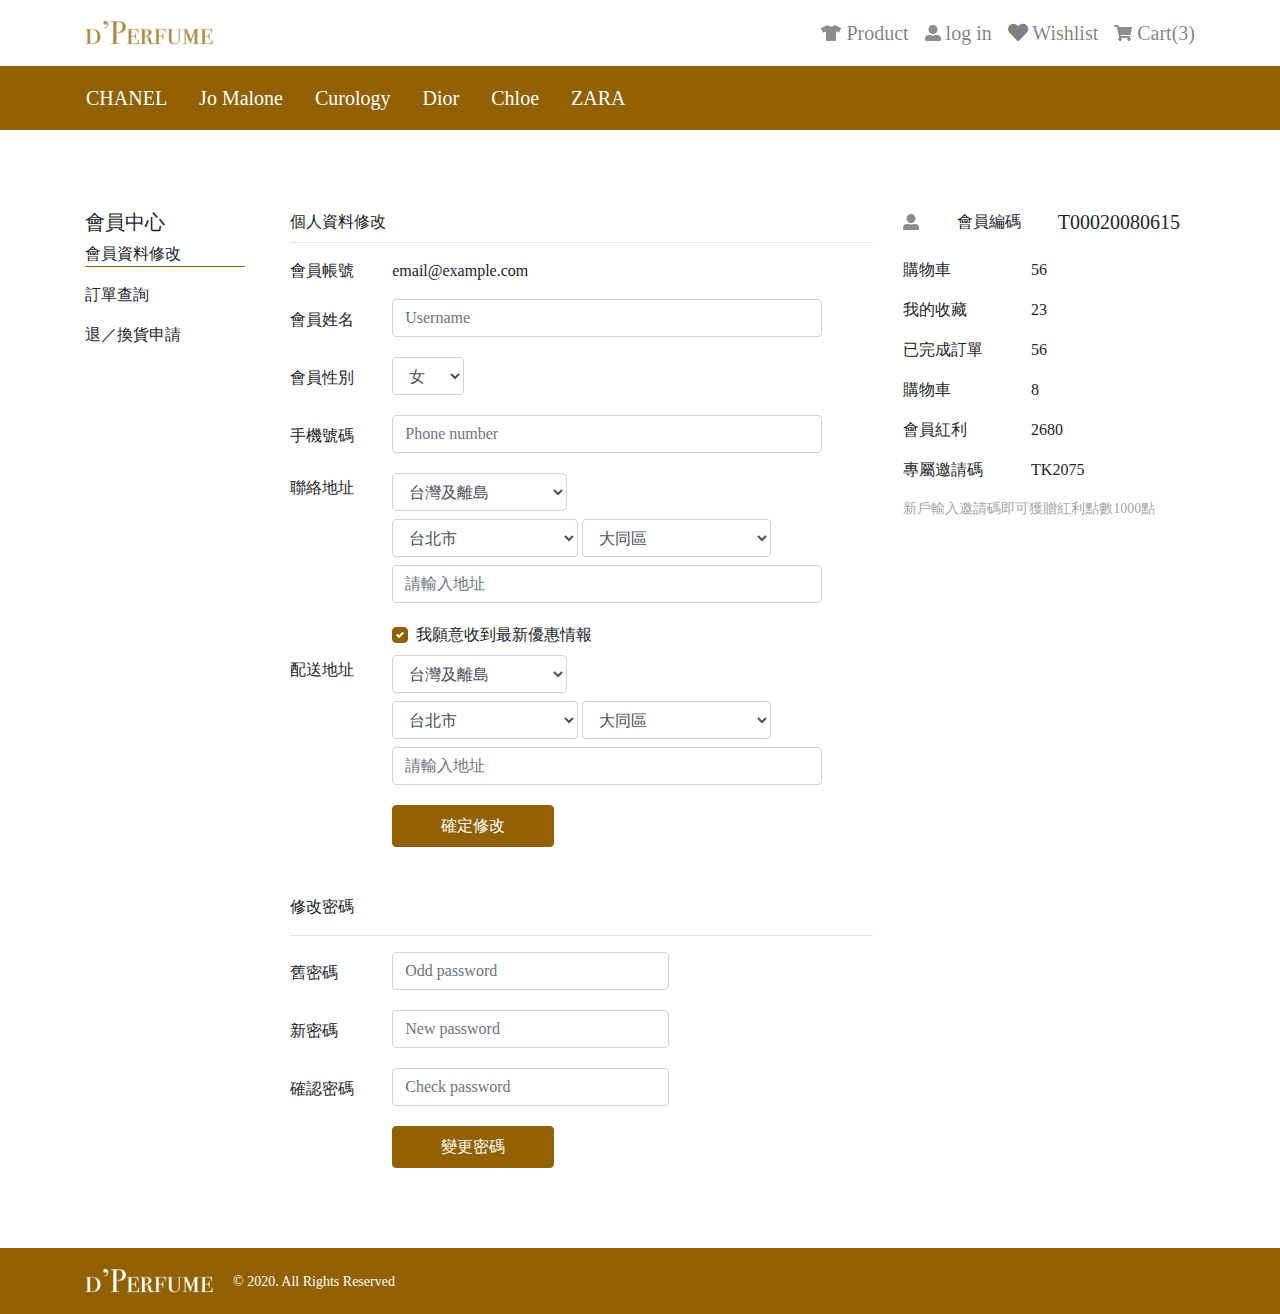
<file: profile.html>
<!DOCTYPE html>
<html lang="en">

<head>
    <meta charset="UTF-8">
    <meta name="viewport" content="width=device-width, initial-scale=1.0">
    <link rel="stylesheet" href="https://cdnjs.cloudflare.com/ajax/libs/font-awesome/5.14.0/css/all.min.css">
    <link rel="stylesheet" href="./css/profile.css">
    <title>Perfume-profile</title>
</head>

<body>
    <!-- Navbar  Start-->
    <div class="container">
        <nav class="navbar navbar-expand-lg navbar-light bg-light">
            <a class="navbar-brand" href="./index.html">
                <img src="./asset/d’Perfume.png" alt="">
            </a>
            <button class="navbar-toggler" type="button" data-toggle="collapse" data-target="#navbarNav"
                aria-controls="navbarNav" aria-expanded="false" aria-label="Toggle navigation">
                <span class="navbar-toggler-icon"></span>
            </button>
            <div class="collapse navbar-collapse justify-content-end" id="navbarNav">
                <ul class="navbar-nav">
                    <li class="nav-item">
                        <a class="nav-link" href="./productList.html">
                            <img src="./asset/tshirt.svg" alt=""> Product</a>
                    </li>
                    <li class="nav-item">
                        <a class="nav-link" href="./login.html"><img src="./asset/user-alt.svg" alt=""> log in</a>
                    </li>
                    <li class="nav-item">
                        <a class="nav-link" href="#"><i class="fas fa-heart"></i> Wishlist</a>
                    </li>
                    <li class="nav-item">
                        <a class="nav-link pr-0" href="#"><img src="./asset/shopping-cart.svg" alt=""> Cart(3)</a>
                    </li>
                </ul>
            </div>
        </nav>
    </div>
    <!-- Navbar End -->
    <!-- Second navbar Start -->
    <div class="container-fluid footer d-none d-lg-block">
        <div class="container p-0">
            <nav class="navbar">
                <ul class="nav">
                    <li class="nav-item d-flex">
                        <a class="nav-link" href="#">CHANEL</a>
                    </li>
                    <li class="nav-item">
                        <a class="nav-link" href="#">Jo Malone</a>
                    </li>
                    <li class="nav-item">
                        <a class="nav-link" href="#">Curology</a>
                    </li>
                    <li class="nav-item">
                        <a class="nav-link" href="#">Dior</a>
                    </li>
                    <li class="nav-item">
                        <a class="nav-link" href="#">Chloe</a>
                    </li>
                    <li class="nav-item">
                        <a class="nav-link" href="#">ZARA</a>
                    </li>
                </ul>
            </nav>
        </div>
    </div>
    <!-- Second navbar Start End -->
    <div class="container">

        <div class="row">
            <!-- left Start -->
            <div class="col-12 mt-3 d-flex flex-row flex-lg-column  col-lg-2 mt-lg-7">
                <h5 class="d-none d-lg-block">會員中心</h5>
                <p class='ml-3 ml-lg-0 line'>會員資料修改</p>
                <p class='ml-3 ml-lg-0'>訂單查詢</p>
                <p class='ml-3 ml-lg-0'>退／換貨申請</p>
            </div>
            <!-- left End -->
            <div class="col-lg-10 d-flex flex-column flex-lg-row flex-lg-row-reverse">
                <!-- right  Start-->
                <div class="col-12 col-lg-4 mt-3 mt-lg-7 ">
                    <div
                        class="member d-flex align-items-center align-items-lg-center justify-content-start justify-content-lg-between">
                        <img src="./asset/user-alt.svg" alt="">
                        <h6 class="mb-0 ml-2 ml-lg0">會員編碼</h6>
                        <h5 class="mb-0 ml-2 ml-lg0">T00020080615</h5>
                    </div>
                    <div class="row mt-4">
                        <div class="col-4 col-lg-5">
                            <p>購物車</p>
                        </div>
                        <div class="col-6 col-lg-7">
                            <p>56</p>
                        </div>
                    </div>
                    <div class="row">
                        <div class="col-4 col-lg-5">
                            <p>我的收藏</p>
                        </div>
                        <div class=" col-6 col-lg-7">
                            <p>23</p>
                        </div>
                    </div>
                    <div class="row">
                        <div class="col-4 col-lg-5">
                            <p>已完成訂單</p>
                        </div>
                        <div class="col-6 col-lg-7">
                            <p>56</p>
                        </div>
                    </div>
                    <div class="row">
                        <div class="col-4 col-lg-5">
                            <p>購物車</p>
                        </div>
                        <div class="col-6 col-lg-7">
                            <p>8</p>
                        </div>
                    </div>
                    <div class="row">
                        <div class="col-4 col-lg-5">
                            <p> 會員紅利</p>
                        </div>
                        <div class="col-6 col-lg-7">
                            <p>2680</p>
                        </div>
                    </div>
                    <div class="row">
                        <div class="col-4 col-lg-5">
                            <p> 專屬邀請碼</p>
                        </div>
                        <div class="col-6 col-lg-7">
                            <p>TK2075</p>
                        </div>
                    </div>
                    <div class="row">
                        <div class="col-lg-12">
                            <p class='fz-14'>新戶輸入邀請碼即可獲贈紅利點數1000點</p>
                        </div>
                    </div>
                </div>
                <!-- right  End-->
                <!-- middle Start -->
                <div class="col-12 col-lg-8 mt-3 mt-lg-7">
                    <p class="mb-0">個人資料修改</p>
                    <hr class="mt-2">
                    <div class="row account">
                        <div class="col-4 col-lg-2 ">
                            <p>會員帳號</p>
                        </div>
                        <div class="col-8 col-lg-7">
                            <p>email@example.com</p>
                        </div>
                    </div>
                    <div class="row account">
                        <div class="col-4 col-lg-2 d-flex align-items-center">
                            <p class="">會員姓名</p>
                        </div>
                        <div class="col-8 col-lg-9">
                            <div class="input-group mb-3">
                                <input type="text" class="form-control" placeholder="Username" aria-label="Username"
                                    aria-describedby="basic-addon1">
                            </div>
                        </div>
                    </div>
                    <div class="row male ">
                        <div class="col-4 col-lg-2 d-flex align-items-center">
                            <p class="">會員性別</p>
                        </div>
                        <div class="col-8 col-lg-2">
                            <select class="form-control mb-3" id="exampleFormControlSelect1">
                                <option>女</option>
                                <option>男</option>
                            </select>
                        </div>
                    </div>
                    <!-- phone Start -->
                    <div class="row phone">
                        <div class="col-4 col-lg-2 d-flex align-items-center">
                            <p>手機號碼</p>
                        </div>
                        <div class="col-8 col-lg-9">
                            <div class="input-group mb-3">
                                <input type="text" class="form-control" placeholder="Phone number" aria-label="Username"
                                    aria-describedby="basic-addon1">
                            </div>
                        </div>
                    </div>
                    <!-- phone End -->
                    <!-- Contact End -->
                    <div class="row contact">
                        <div class="col-4 col-lg-2 d-flex align-items-center">
                            <p>聯絡地址</p>
                        </div>
                        <div class="col-6 col-lg-4">
                            <select class="form-control mb-2" id="exampleFormControlSelect1">
                                <option>台灣及離島</option>
                                <option>台北</option>
                                <option>台中</option>
                                <option>台南</option>
                                <option>高雄</option>
                                <option>屏東</option>
                            </select>
                        </div>
                    </div>
                    <div class="row adress zone">
                        <div class="col-4 col-lg-4 offset-4 offset-lg-2 pr-1 ">
                            <select class="form-control mb-2" id="exampleFormControlSelect1">
                                <option>台北市</option>
                                <option>台中市</option>
                                <option>台南市</option>
                                <option>高雄市</option>
                                <option>屏東市</option>
                            </select>
                        </div>
                        <div class="col-4 col-lg-4 pl-1 pl-lg-0">
                            <select class="form-control mb-2" id="exampleFormControlSelect1">
                                <option>大同區</option>
                                <option>大安區</option>
                                <option>萬華區</option>
                                <option>信義區</option>
                                <option>木柵區</option>
                            </select>
                        </div>
                    </div>
                    <div class="row road">
                        <div class="col-lg-9 offset-4 offset-lg-2">
                            <div class="input-group mb-3">
                                <input type="text" class="form-control" placeholder="請輸入地址" aria-label="Username"
                                    aria-describedby="basic-addon1">
                            </div>
                        </div>
                    </div>
                    <div class="row check">
                        <div class="col-lg-6 offset-4 offset-lg-2 mb-3 mb-lg-2">
                            <div class="custom-control custom-checkbox ">
                                <input type="checkbox" class="custom-control-input" id="defaultChecked" checked="">
                                <label class="custom-control-label" for="defaultChecked">我願意收到最新優惠情報</label>
                            </div>
                        </div>
                    </div>
                    <!-- Contact End -->

                    <!-- Address End -->
                    <div class="row contact">
                        <div class="col-4 col-lg-2 d-flex align-items-center">
                            <p>配送地址</p>
                        </div>
                        <div class="col-6 col-lg-4">
                            <select class="form-control mb-2" id="exampleFormControlSelect1">
                                <option>台灣及離島</option>
                                <option>台北</option>
                                <option>台中</option>
                                <option>台南</option>
                                <option>高雄</option>
                                <option>屏東</option>
                            </select>
                        </div>
                    </div>
                    <div class="row adress zone">
                        <div class="col-4 col-lg-4 offset-4 offset-lg-2  pr-1">
                            <select class="form-control mb-2" id="exampleFormControlSelect1">
                                <option>台北市</option>
                                <option>台中市</option>
                                <option>台南市</option>
                                <option>高雄市</option>
                                <option>屏東市</option>
                            </select>
                        </div>
                        <div class="col-4 col-lg-4 pl-1 pl-lg-0">
                            <select class="form-control mb-2" id="exampleFormControlSelect1">
                                <option>大同區</option>
                                <option>大安區</option>
                                <option>萬華區</option>
                                <option>信義區</option>
                                <option>木柵區</option>
                            </select>
                        </div>
                    </div>
                    <div class="row road">
                        <div class="col-lg-9 offset-4 offset-lg-2">
                            <div class="input-group mb-3">
                                <input type="text" class="form-control" placeholder="請輸入地址" aria-label="Username"
                                    aria-describedby="basic-addon1">
                            </div>
                        </div>
                    </div>
                    <div class="row check">
                        <div class="col-lg-6 offset-4 offset-lg-2">
                            <button type="button" class="btn btn-primary btn-lg ">確定修改</button>
                        </div>
                    </div>
                    <!-- Address End -->
                    <!-- password Start -->
                    <div class="row changePassword">
                        <div class="col-lg-12">
                            <p class="mt-48">修改密碼</p>
                            <hr>
                        </div>
                    </div>
                    <div class="row oddPassword">
                        <div class="col-4 col-lg-2 d-flex align-items-center">
                            <p>舊密碼</p>
                        </div>
                        <div class="col-8 col-lg-6">
                            <input type="text" class="form-control mb-3" placeholder="Odd password"
                                aria-label="Username" aria-describedby="basic-addon1">
                        </div>
                    </div>
                    <div class="row newPassword">
                        <div class="col-4 col-lg-2 d-flex align-items-center">
                            <p>新密碼</p>
                        </div>
                        <div class="col-8 col-lg-6">
                            <input type="text" class="form-control mb-3" placeholder="New password"
                                aria-label="Username" aria-describedby="basic-addon1">
                        </div>
                    </div>
                    <div class="row checkPassword">
                        <div class="col-4 col-lg-2 d-flex align-items-center">
                            <p>確認密碼</p>
                        </div>
                        <div class="col-8 col-lg-6">
                            <input type="text" class="form-control mb-3" placeholder="Check password"
                                aria-label="Username" aria-describedby="basic-addon1">
                        </div>
                    </div>
                    <div class="row">
                        <div class="col-lg-6 offset-4 offset-lg-2">
                            <button type="button" class="btn btn-primary ">變更密碼</button>
                        </div>
                    </div>
                    <!-- password End -->
                </div>
                <!-- middle Start -->
            </div>
        </div>
    </div>



    <!-- Footer Start -->
    <div class="container-fluid footer mt-3 mt-lg-7">
        <div class="container">
            <nav class="navbar">
                <div class="left">
                    <a class="navbar-brand" href="#">
                        <img src="./asset/d’Perfumew.png" alt="">
                    </a>
                    <span class='poa'>© 2020. All Rights Reserved</span>
                </div>

                <ul class="nav d-none">
                    <li class="nav-item d-flex">
                        <a class="nav-link" href="#">Product</a>
                    </li>
                    <li class="nav-item">
                        <a class="nav-link" href="#">Blog</a>
                    </li>
                    <li class="nav-item">
                        <a class="nav-link" href="#">Contact</a>
                    </li>
                </ul>
            </nav>
        </div>
    </div>
    <!-- Footer End -->
    <script src="https://code.jquery.com/jquery-3.5.1.slim.min.js"
        integrity="sha384-DfXdz2htPH0lsSSs5nCTpuj/zy4C+OGpamoFVy38MVBnE+IbbVYUew+OrCXaRkfj" crossorigin="anonymous">
    </script>
    <script src="https://cdn.jsdelivr.net/npm/popper.js@1.16.1/dist/umd/popper.min.js"
        integrity="sha384-9/reFTGAW83EW2RDu2S0VKaIzap3H66lZH81PoYlFhbGU+6BZp6G7niu735Sk7lN" crossorigin="anonymous">
    </script>
    <script src="https://stackpath.bootstrapcdn.com/bootstrap/4.5.2/js/bootstrap.min.js"
        integrity="sha384-B4gt1jrGC7Jh4AgTPSdUtOBvfO8shuf57BaghqFfPlYxofvL8/KUEfYiJOMMV+rV" crossorigin="anonymous">
    </script>
</body>

</html>
</file>
